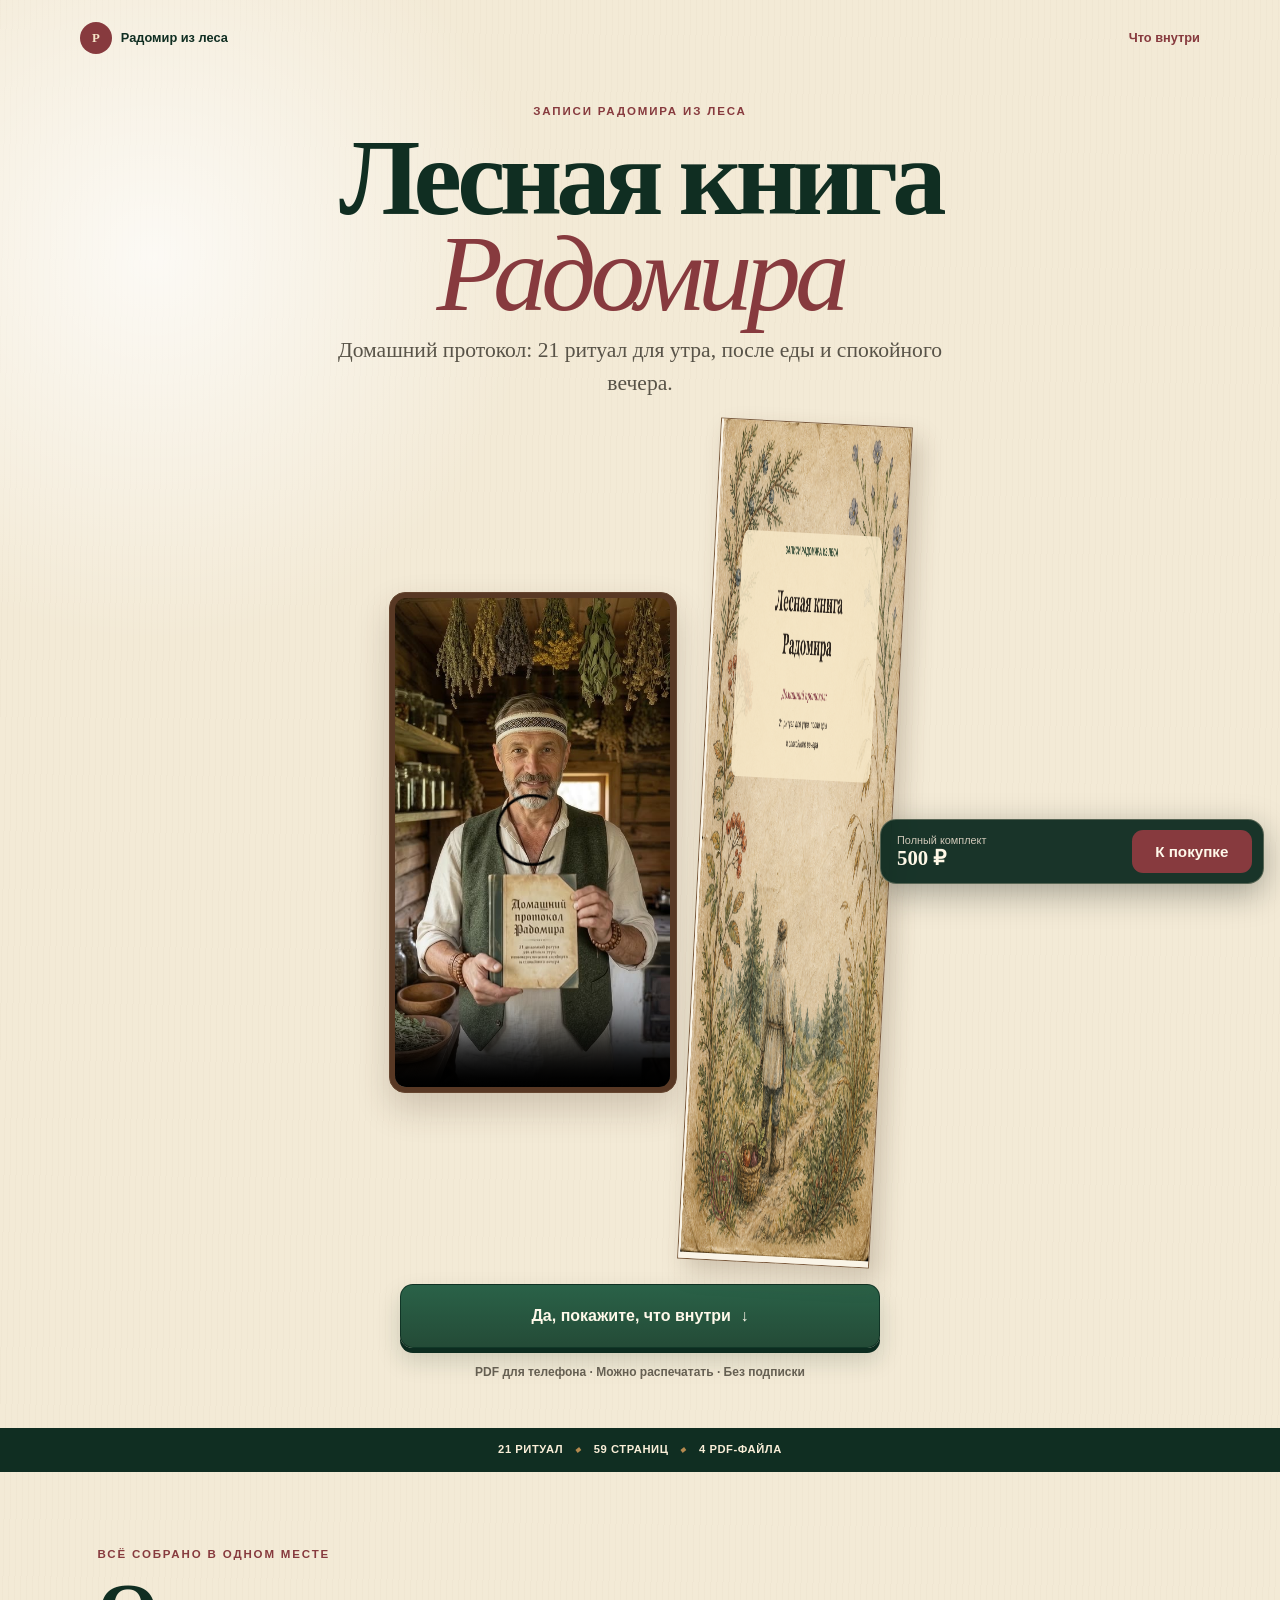
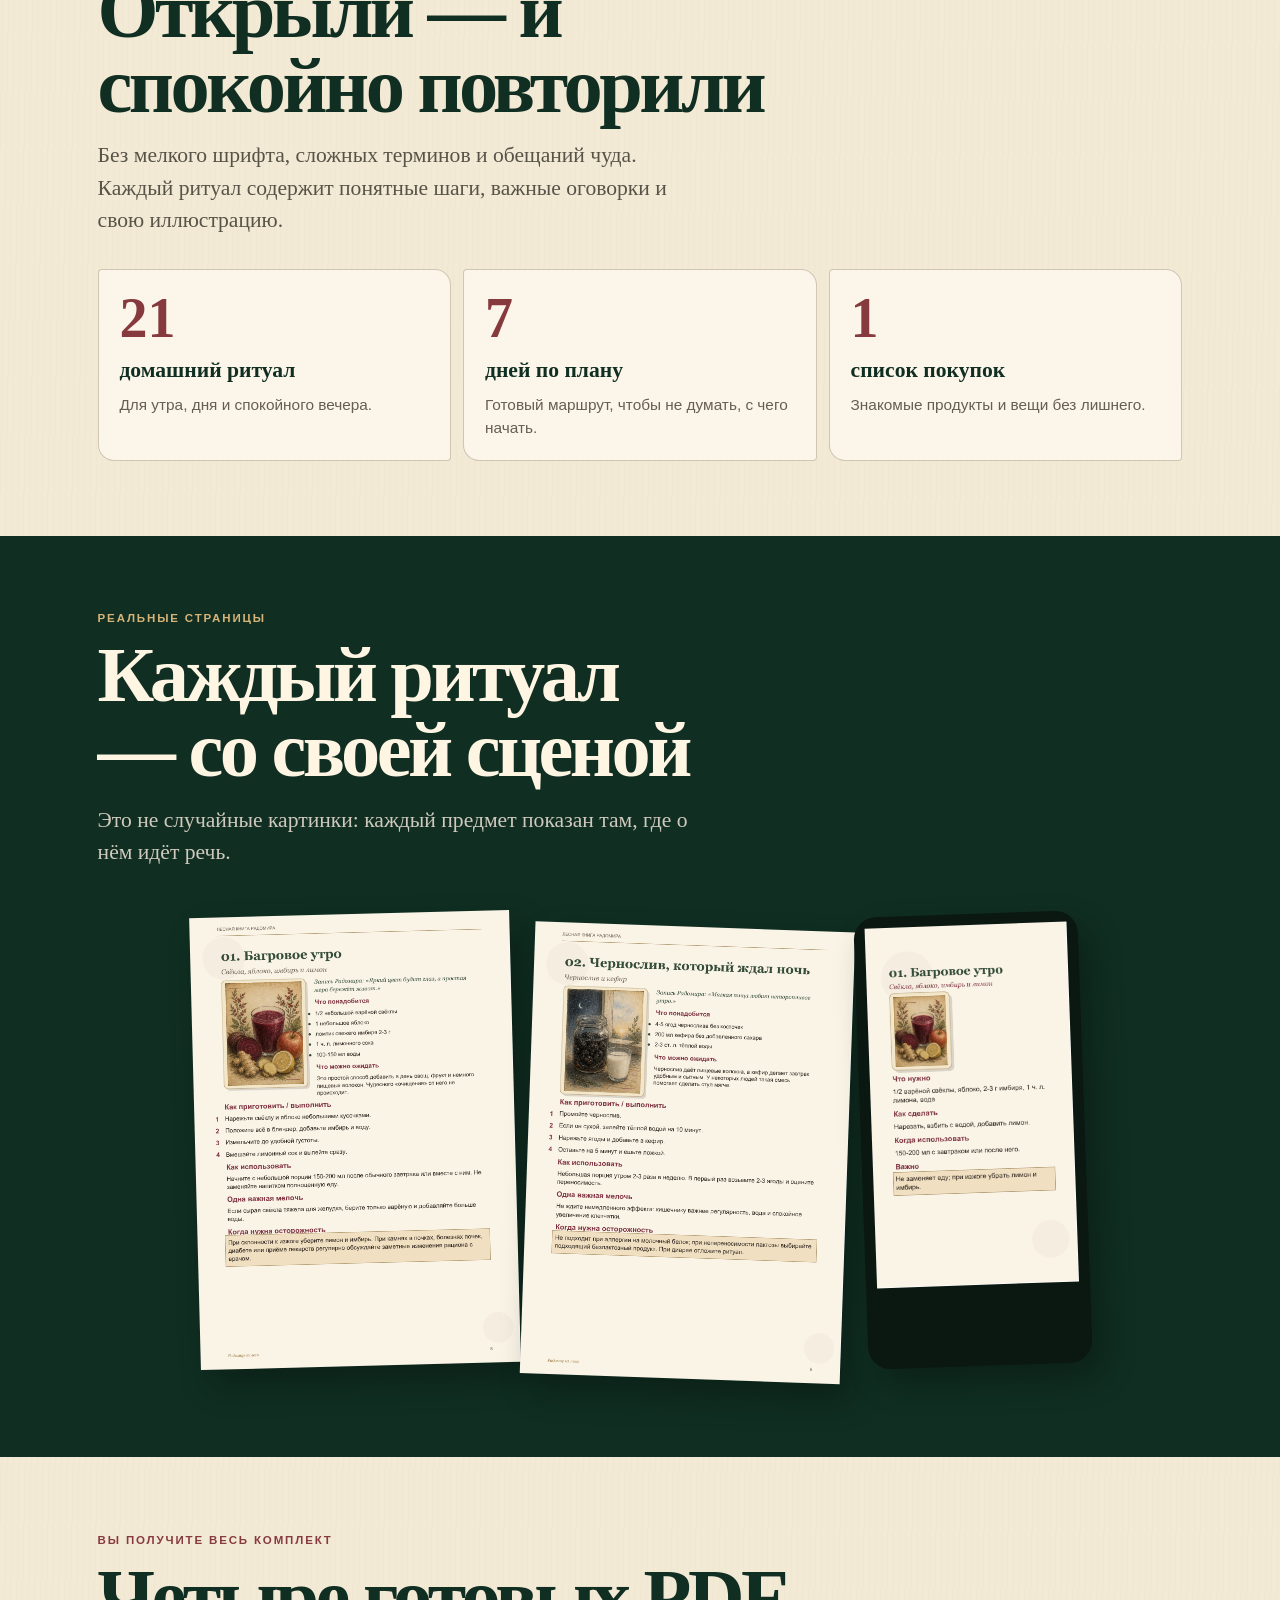
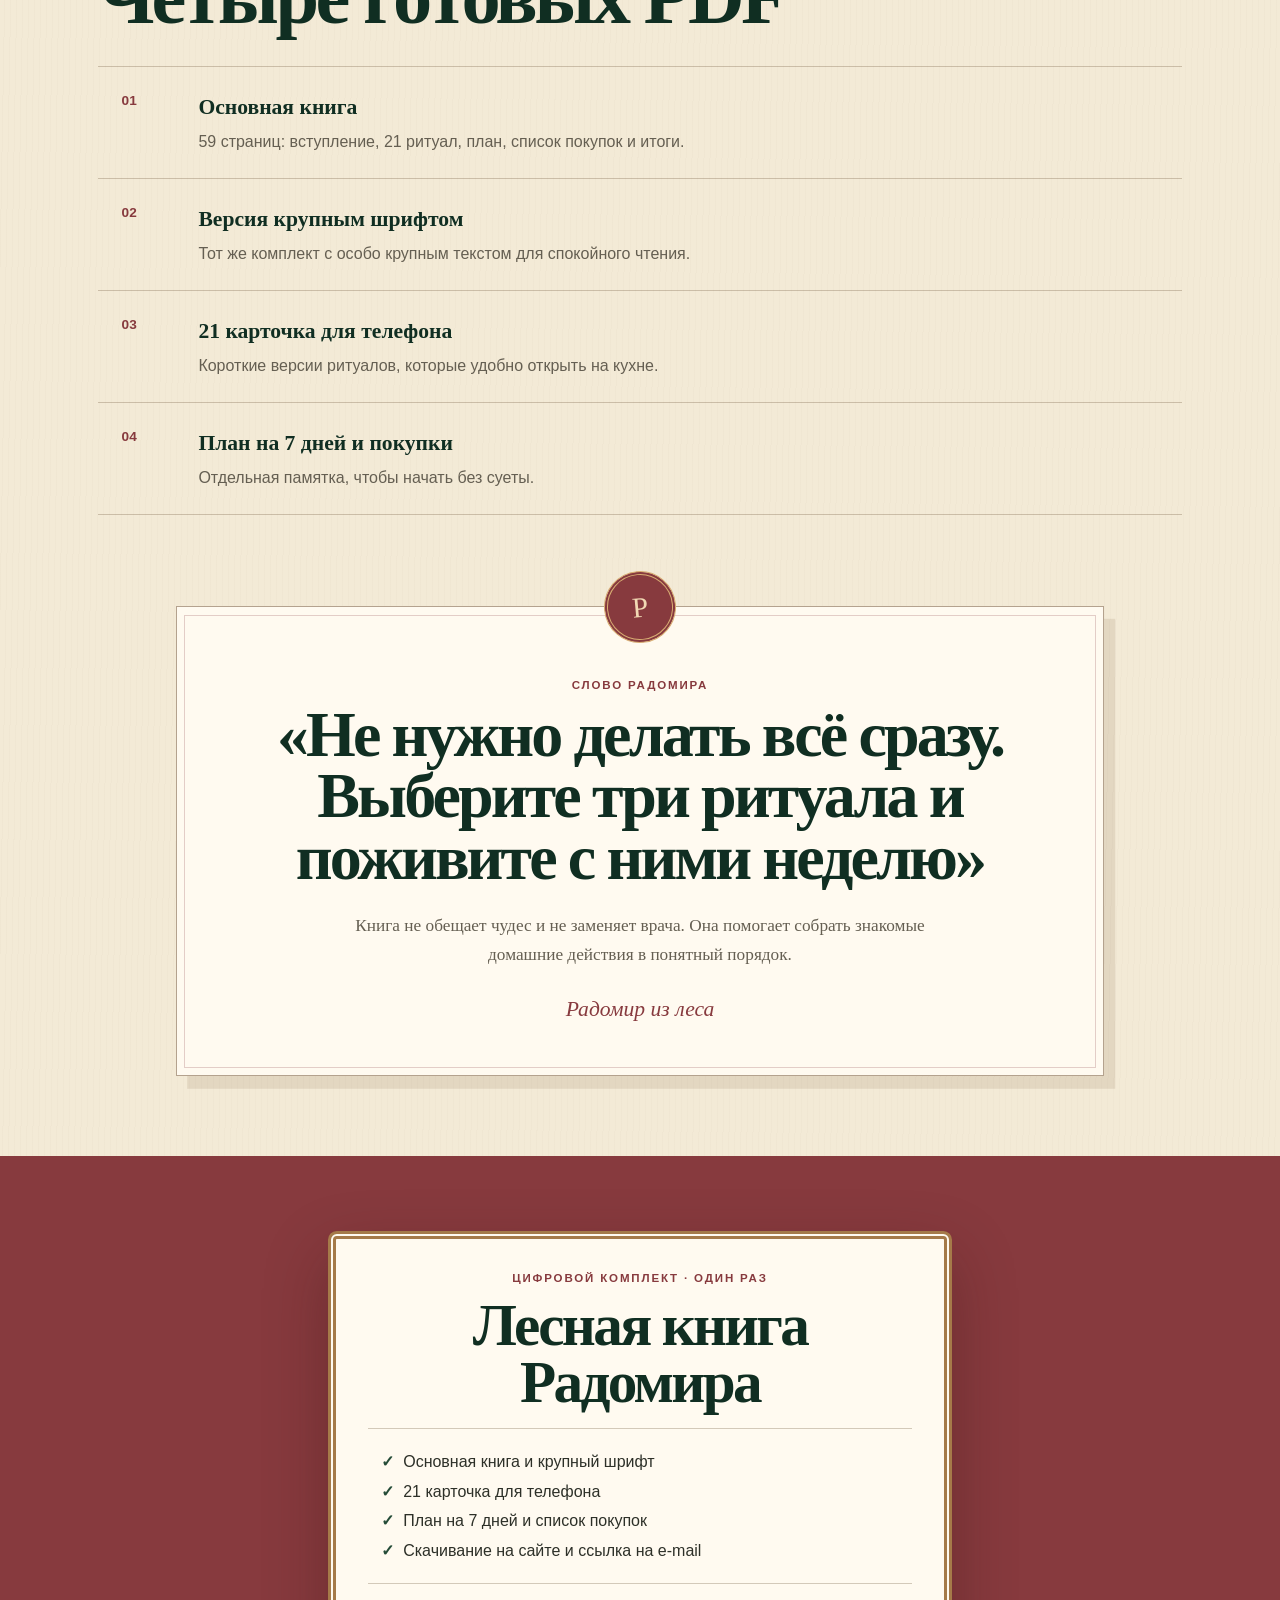
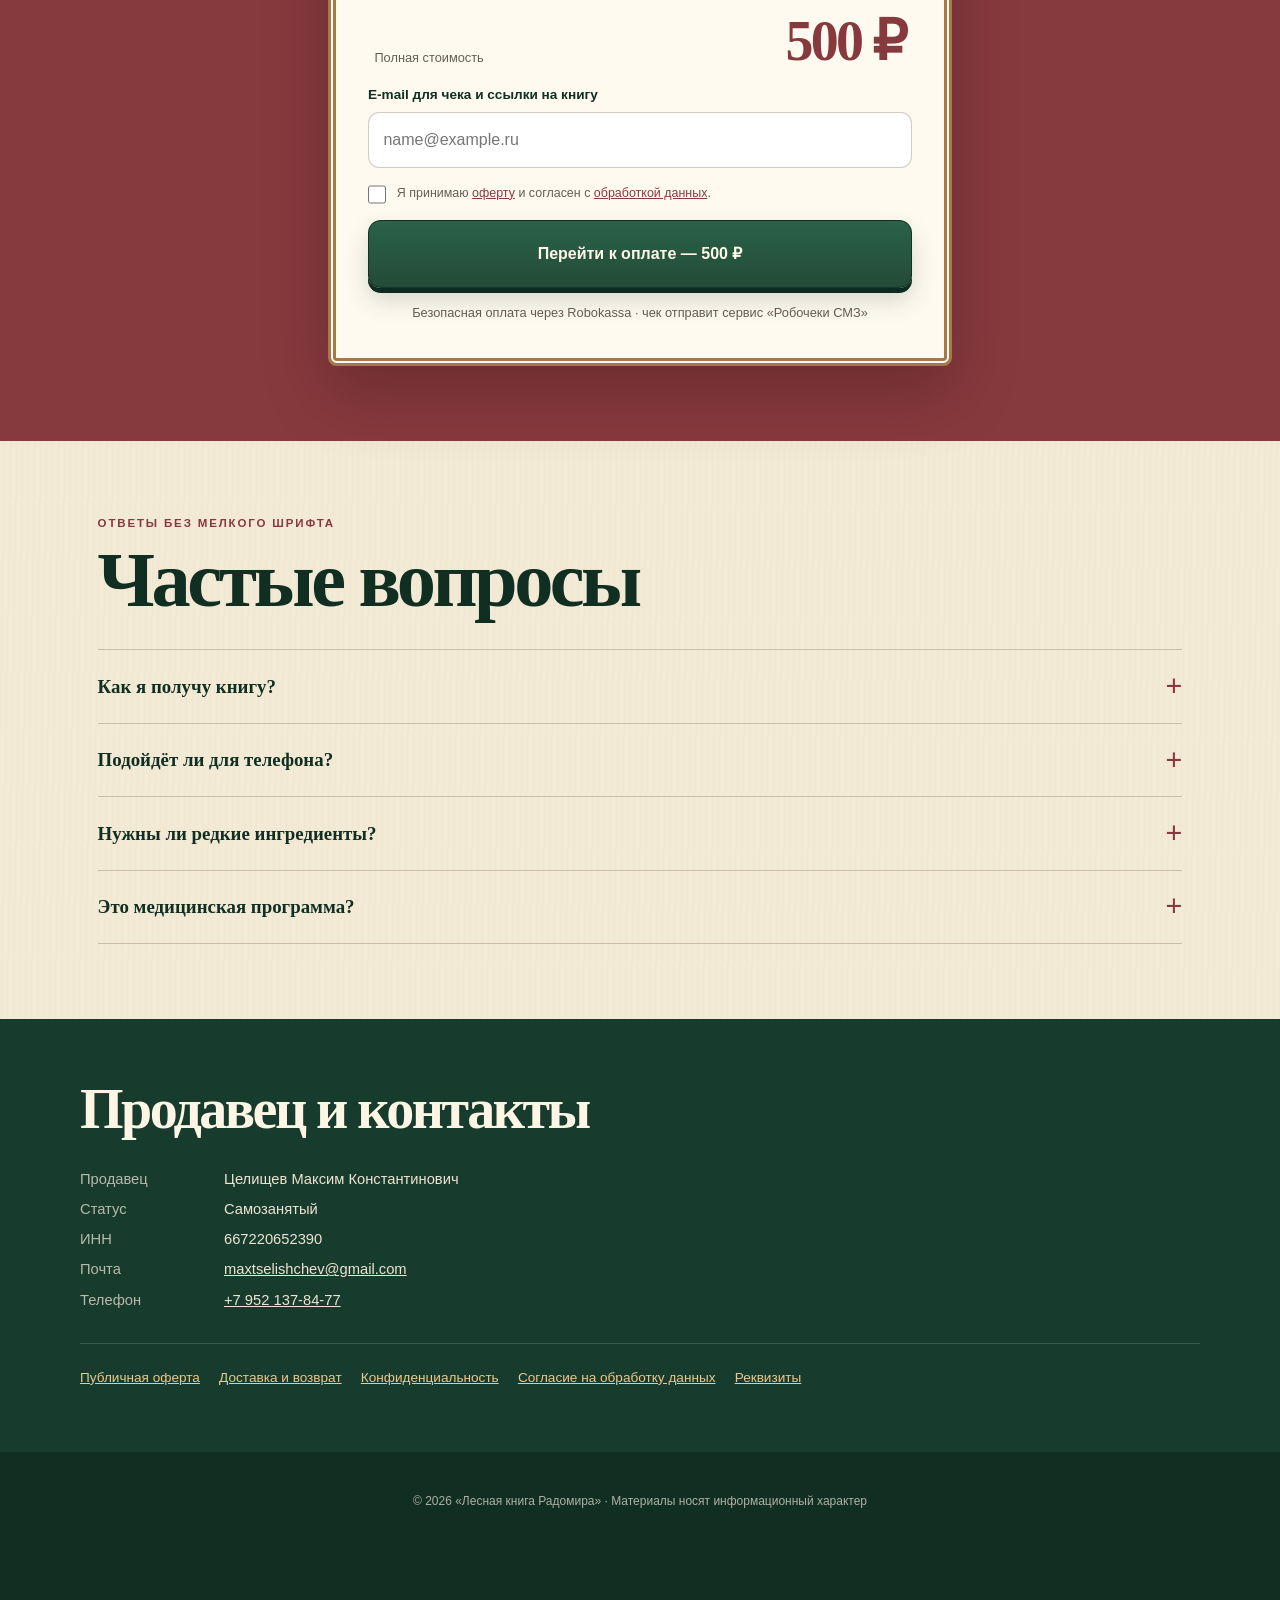
<file: index.html>
<!doctype html>
<html lang="ru">
<head>
  <meta charset="utf-8">
  <meta name="viewport" content="width=device-width,initial-scale=1">
  <meta name="theme-color" content="#173f2e">
  <meta name="robots" content="index,follow">
  <title>Лесная книга Радомира — 21 домашний ритуал</title>
  <meta name="description" content="Домашний протокол: 21 ритуал для утра, после еды и спокойного вечера. PDF, карточки и план на 7 дней.">
  <meta property="og:title" content="Лесная книга Радомира">
  <meta property="og:description" content="21 домашний ритуал и понятный план на 7 дней.">
  <meta property="og:type" content="website">
  <meta property="og:image" content="https://dom-radomira.ru/assets/cover.png">
  <link rel="canonical" href="https://dom-radomira.ru/">
  <meta http-equiv="Content-Security-Policy" content="default-src 'self'; img-src 'self'; media-src 'self'; style-src 'self'; script-src 'self'; form-action 'self' https://pay.dom-radomira.ru https://109.73.207.252 https://auth.robokassa.ru; base-uri 'self'; object-src 'none'; upgrade-insecure-requests">
  <link rel="stylesheet" href="assets/site.css?v=20260831b">
  <script defer src="assets/site.js?v=20260831b"></script>
</head>
<body>
  <header class="topbar">
    <a class="brand" href="#top"><span>Р</span> Радомир из леса</a>
    <a class="topbar__link" href="#inside">Что внутри</a>
  </header>

  <main id="top">
    <section class="hero" aria-labelledby="hero-title">
      <p class="eyebrow">Записи Радомира из леса</p>
      <h1 id="hero-title">Лесная книга <em>Радомира</em></h1>
      <p class="hero__lead">Домашний протокол: 21 ритуал для утра, после еды и спокойного вечера.</p>
      <div class="hero__media">
        <div class="video-frame"><video controls playsinline preload="metadata" poster="/assets/radomir-poster.jpg" aria-label="Видеообращение Радомира"><source src="assets/radomir.mp4" type="video/mp4"></video></div>
        <figure class="cover-card"><img src="assets/cover.png" alt="Обложка «Лесной книги Радомира»" width="595" height="842"></figure>
      </div>
      <a class="primary-button" href="#inside">Да, покажите, что внутри <span aria-hidden="true">↓</span></a>
      <p class="hero__note">PDF для телефона · Можно распечатать · Без подписки</p>
    </section>

    <section class="ribbon" aria-label="Коротко о книге"><span>21 ритуал</span><i>◆</i><span>59 страниц</span><i>◆</i><span>4 PDF-файла</span></section>

    <section class="section intro" id="inside">
      <div>
        <p class="kicker">Всё собрано в одном месте</p>
        <h2>Открыли — и спокойно повторили</h2>
        <p class="lead">Без мелкого шрифта, сложных терминов и обещаний чуда. Каждый ритуал содержит понятные шаги, важные оговорки и свою иллюстрацию.</p>
      </div>
      <div class="value-grid">
        <article><strong>21</strong><h3>домашний ритуал</h3><p>Для утра, дня и спокойного вечера.</p></article>
        <article><strong>7</strong><h3>дней по плану</h3><p>Готовый маршрут, чтобы не думать, с чего начать.</p></article>
        <article><strong>1</strong><h3>список покупок</h3><p>Знакомые продукты и вещи без лишнего.</p></article>
      </div>
    </section>

    <section class="pages" aria-labelledby="pages-title">
      <div class="section pages__inner">
        <p class="kicker">Реальные страницы</p>
        <h2 id="pages-title">Каждый ритуал — со своей сценой</h2>
        <p class="lead">Это не случайные картинки: каждый предмет показан там, где о нём идёт речь.</p>
        <div class="page-gallery">
          <figure><img src="assets/page-bagrovoe-utro.png" alt="Страница ритуала «Багровое утро»" loading="lazy"></figure>
          <figure><img src="assets/page-chernosliv.png" alt="Страница ритуала «Чернослив, который ждал ночь»" loading="lazy"></figure>
          <figure class="phone-preview"><img src="assets/card-bagrovoe-utro.png" alt="Карточка «Багровое утро» для телефона" loading="lazy"></figure>
        </div>
      </div>
    </section>

    <section class="section kit" aria-labelledby="kit-title">
      <p class="kicker">Вы получите весь комплект</p>
      <h2 id="kit-title">Четыре готовых PDF</h2>
      <div class="kit-list">
        <article><span>01</span><div><h3>Основная книга</h3><p>59 страниц: вступление, 21 ритуал, план, список покупок и итоги.</p></div></article>
        <article><span>02</span><div><h3>Версия крупным шрифтом</h3><p>Тот же комплект с особо крупным текстом для спокойного чтения.</p></div></article>
        <article><span>03</span><div><h3>21 карточка для телефона</h3><p>Короткие версии ритуалов, которые удобно открыть на кухне.</p></div></article>
        <article><span>04</span><div><h3>План на 7 дней и покупки</h3><p>Отдельная памятка, чтобы начать без суеты.</p></div></article>
      </div>
    </section>

    <section class="letter" aria-labelledby="letter-title">
      <div class="seal" aria-hidden="true">Р</div>
      <p class="kicker">Слово Радомира</p>
      <h2 id="letter-title">«Не нужно делать всё сразу. Выберите три ритуала и поживите с ними неделю»</h2>
      <p>Книга не обещает чудес и не заменяет врача. Она помогает собрать знакомые домашние действия в понятный порядок.</p>
      <span>Радомир из леса</span>
    </section>

    <section class="offer" id="buy" aria-labelledby="offer-title">
      <div class="offer-card">
        <p class="kicker">Цифровой комплект · один раз</p>
        <h2 id="offer-title">Лесная книга Радомира</h2>
        <ul><li>Основная книга и крупный шрифт</li><li>21 карточка для телефона</li><li>План на 7 дней и список покупок</li><li>Скачивание на сайте и ссылка на e-mail</li></ul>
        <div class="price"><small>Полная стоимость</small><strong>500 ₽</strong></div>
        <form class="checkout-form" method="post" action="https://pay.dom-radomira.ru/payment/create">
          <label for="checkout-email">E-mail для чека и ссылки на книгу</label>
          <input id="checkout-email" name="email" type="email" inputmode="email" autocomplete="email" autocapitalize="none" placeholder="name@example.ru" required maxlength="254">
          <label class="checkout-consent">
            <input name="consent" type="checkbox" value="1" required>
            <span>Я принимаю <a href="legal/offer.html">оферту</a> и согласен с <a href="legal/privacy.html">обработкой данных</a>.</span>
          </label>
          <button class="buy-button" type="submit">Перейти к оплате — 500 ₽</button>
        </form>
        <p class="payment-note">Безопасная оплата через Robokassa · чек отправит сервис «Робочеки СМЗ»</p>
      </div>
    </section>

    <section class="section faq" aria-labelledby="faq-title">
      <p class="kicker">Ответы без мелкого шрифта</p><h2 id="faq-title">Частые вопросы</h2>
      <div class="faq-list">
        <details><summary>Как я получу книгу?<span>+</span></summary><p>После оплаты откроется страница скачивания. Ссылка также придёт на указанную почту.</p></details>
        <details><summary>Подойдёт ли для телефона?<span>+</span></summary><p>Да. В комплекте есть 21 отдельная карточка, а также версия книги с крупным шрифтом.</p></details>
        <details><summary>Нужны ли редкие ингредиенты?<span>+</span></summary><p>Нет. В основе — простые продукты и бытовые вещи. Всё нужное собрано в один список.</p></details>
        <details><summary>Это медицинская программа?<span>+</span></summary><p>Нет. Материалы носят информационный бытовой характер и не заменяют врача, диагностику или лечение.</p></details>
      </div>
    </section>

    <section class="seller" id="seller">
      <h2>Продавец и контакты</h2>
      <dl><dt>Продавец</dt><dd>Целищев Максим Константинович</dd><dt>Статус</dt><dd>Самозанятый</dd><dt>ИНН</dt><dd>667220652390</dd><dt>Почта</dt><dd><a href="mailto:maxtselishchev@gmail.com">maxtselishchev@gmail.com</a></dd><dt>Телефон</dt><dd><a href="tel:+79521378477">+7 952 137-84-77</a></dd></dl>
      <nav aria-label="Документы магазина"><a href="legal/offer.html">Публичная оферта</a><a href="legal/delivery-refund.html">Доставка и возврат</a><a href="legal/privacy.html">Конфиденциальность</a><a href="legal/consent.html">Согласие на обработку данных</a><a href="legal/contacts.html">Реквизиты</a></nav>
    </section>
  </main>

  <footer>© 2026 «Лесная книга Радомира» · Материалы носят информационный характер</footer>
  <div class="sticky-buy" aria-label="Быстрый переход к покупке"><div><span>Полный комплект</span><strong>500 ₽</strong></div><a href="#buy">К покупке</a></div>
</body>
</html>
</file>
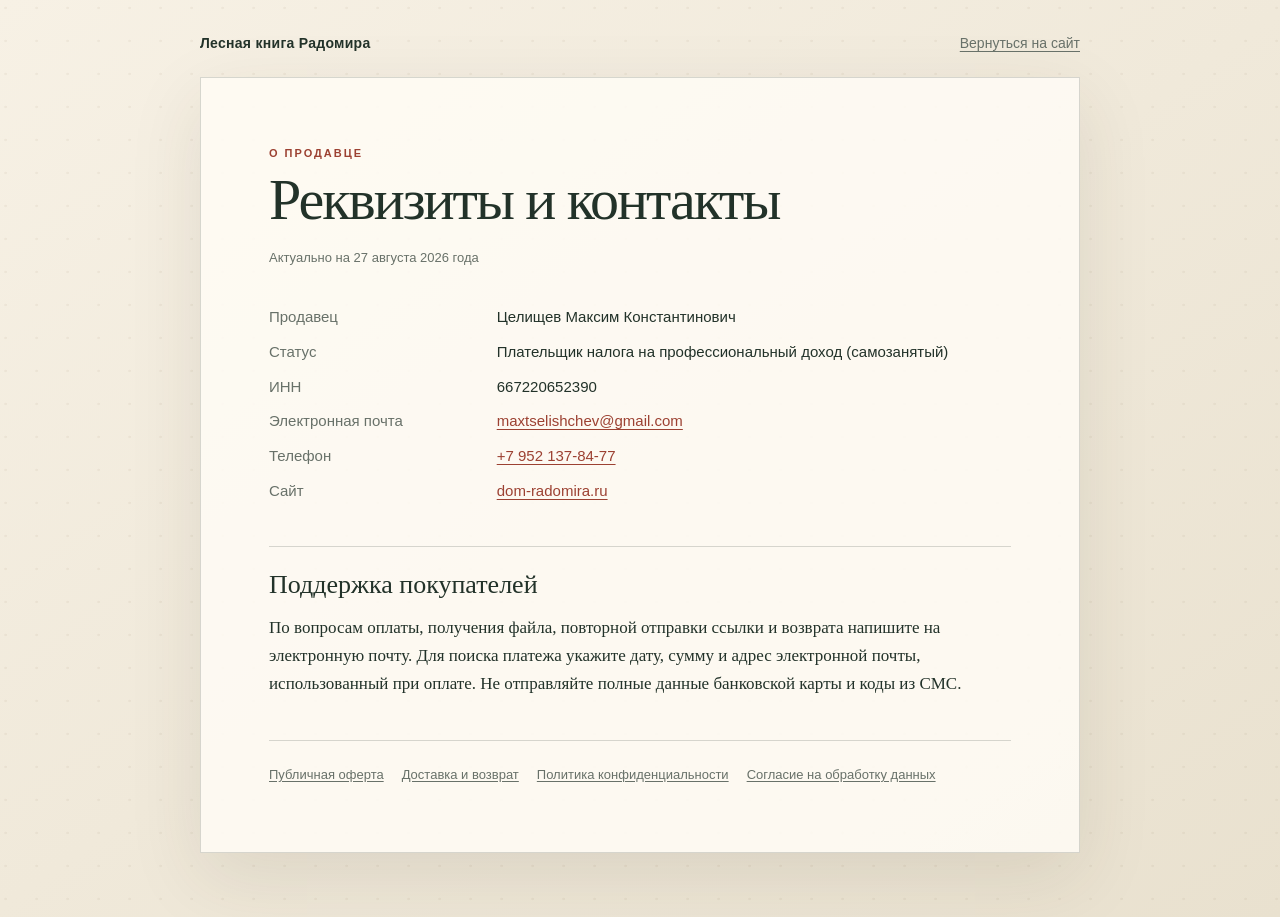
<file: legal/contacts.html>
<!doctype html>
<html lang="ru">
  <head>
    <meta charset="utf-8" />
    <meta name="viewport" content="width=device-width, initial-scale=1" />
    <meta name="robots" content="index, follow" />
    <title>Реквизиты и контакты — Лесная книга Радомира</title>
    <link rel="stylesheet" href="legal.css" />
  </head>
  <body>
    <main class="shell">
      <header class="topbar"><strong>Лесная книга Радомира</strong><a href="../">Вернуться на сайт</a></header>
      <article class="document">
        <p class="kicker">О продавце</p>
        <h1>Реквизиты и контакты</h1>
        <p class="updated">Актуально на 27 августа 2026 года</p>

        <dl class="details">
          <dt>Продавец</dt><dd>Целищев Максим Константинович</dd>
          <dt>Статус</dt><dd>Плательщик налога на профессиональный доход (самозанятый)</dd>
          <dt>ИНН</dt><dd>667220652390</dd>
          <dt>Электронная почта</dt><dd><a href="mailto:maxtselishchev@gmail.com">maxtselishchev@gmail.com</a></dd>
          <dt>Телефон</dt><dd><a href="tel:+79521378477">+7 952 137-84-77</a></dd>
          <dt>Сайт</dt><dd><a href="https://dom-radomira.ru">dom-radomira.ru</a></dd>
        </dl>

        <h2>Поддержка покупателей</h2>
        <p>
          По вопросам оплаты, получения файла, повторной отправки ссылки и возврата напишите на электронную почту. Для поиска платежа укажите дату, сумму и адрес электронной почты, использованный при оплате. Не отправляйте полные данные банковской карты и коды из СМС.
        </p>

        <nav class="legal-nav" aria-label="Юридические документы">
          <a href="offer.html">Публичная оферта</a>
          <a href="delivery-refund.html">Доставка и возврат</a>
          <a href="privacy.html">Политика конфиденциальности</a>
          <a href="consent.html">Согласие на обработку данных</a>
        </nav>
      </article>
    </main>
  </body>
</html>
</file>
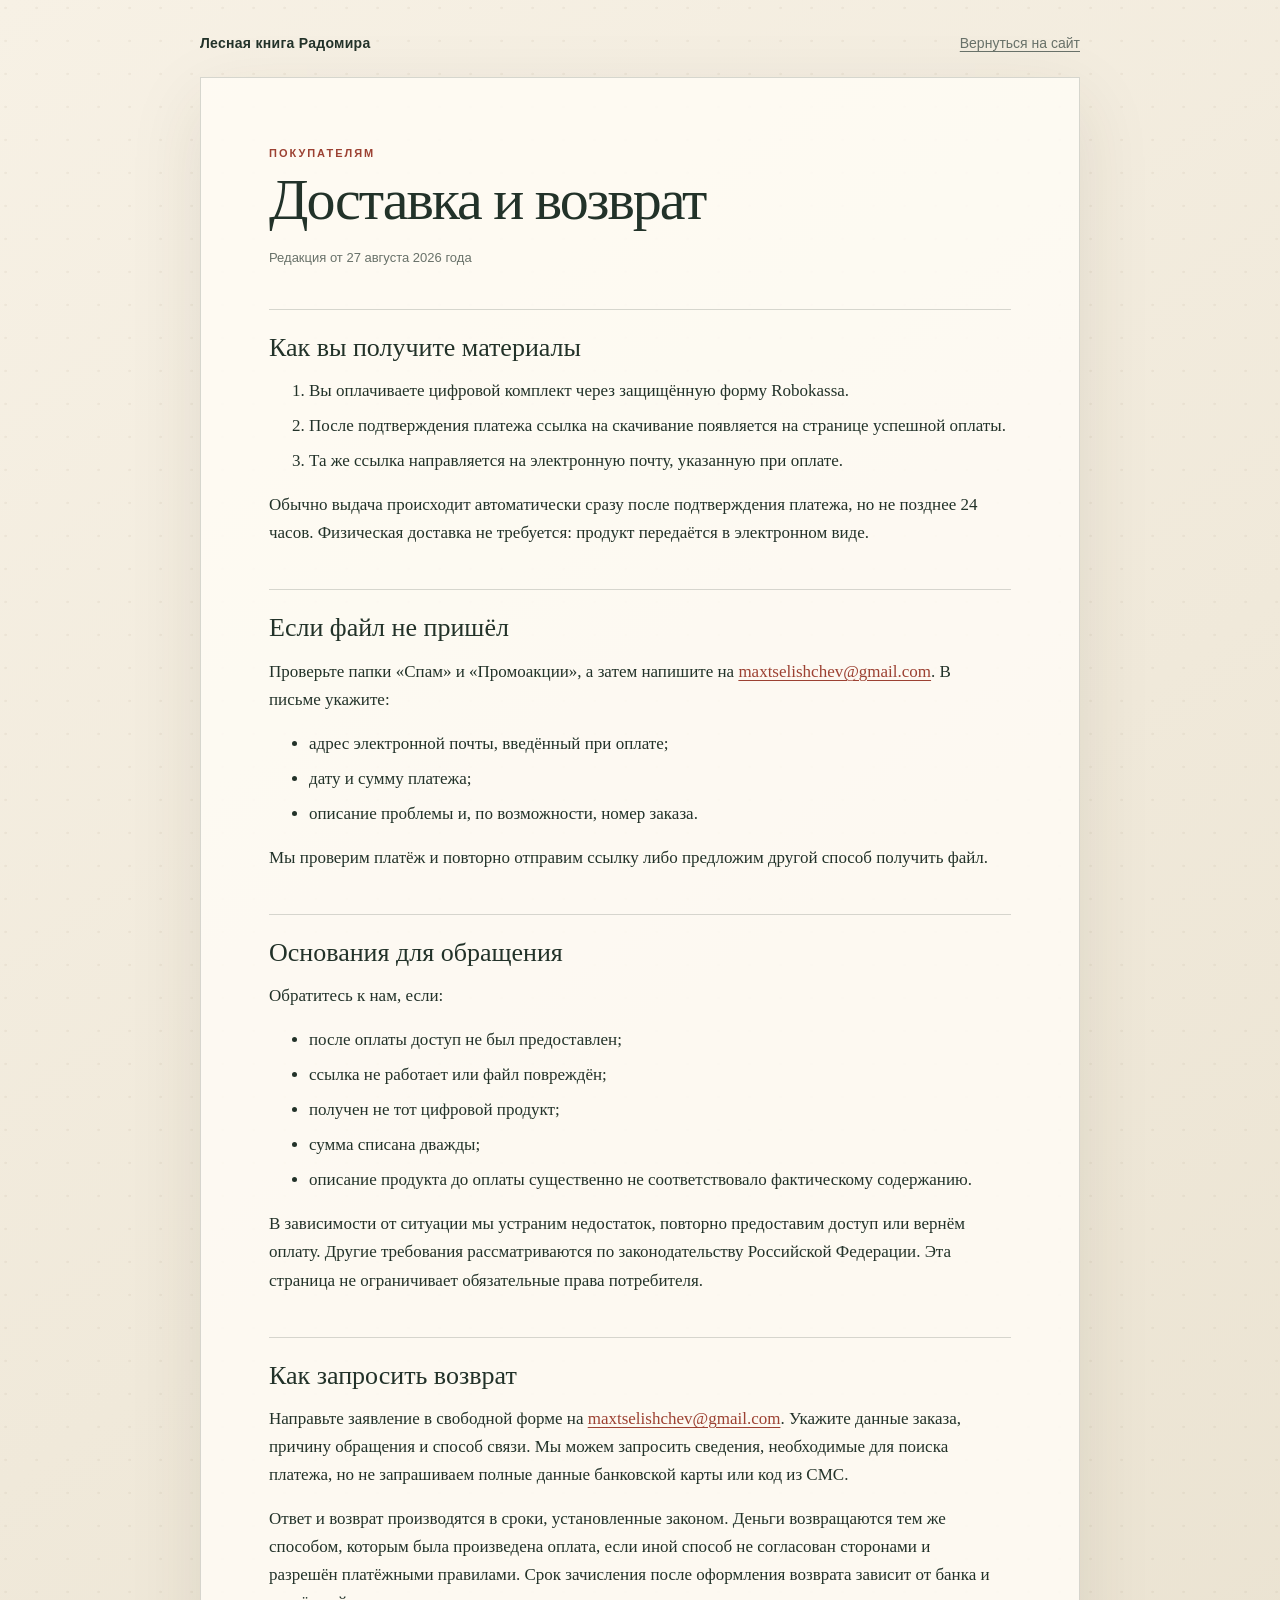
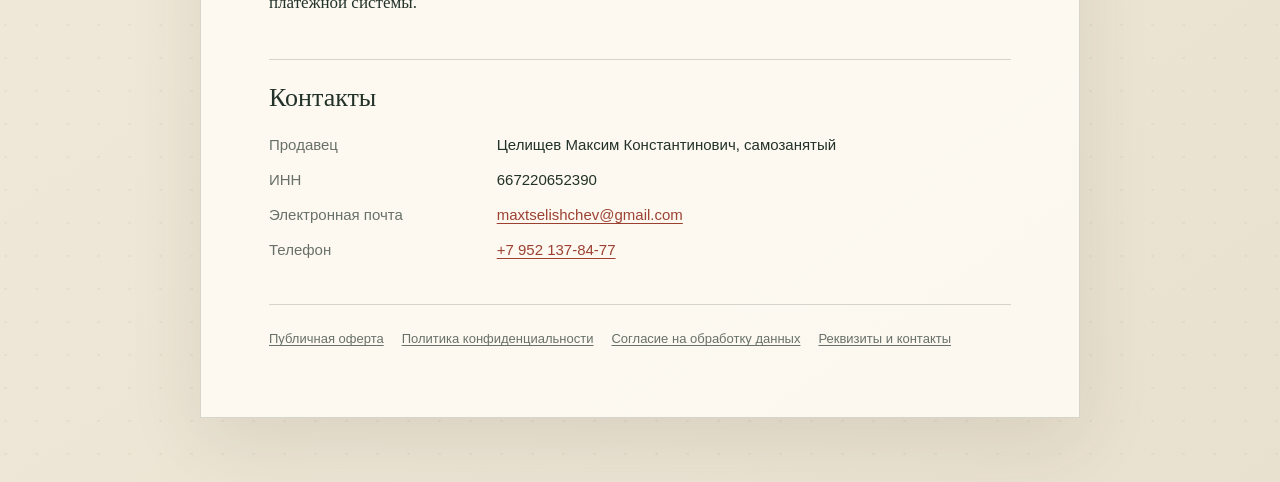
<file: legal/delivery-refund.html>
<!doctype html>
<html lang="ru">
  <head>
    <meta charset="utf-8" />
    <meta name="viewport" content="width=device-width, initial-scale=1" />
    <meta name="robots" content="index, follow" />
    <title>Доставка и возврат — Лесная книга Радомира</title>
    <link rel="stylesheet" href="legal.css" />
  </head>
  <body>
    <main class="shell">
      <header class="topbar"><strong>Лесная книга Радомира</strong><a href="../">Вернуться на сайт</a></header>
      <article class="document">
        <p class="kicker">Покупателям</p>
        <h1>Доставка и возврат</h1>
        <p class="updated">Редакция от 27 августа 2026 года</p>

        <h2>Как вы получите материалы</h2>
        <ol>
          <li>Вы оплачиваете цифровой комплект через защищённую форму Robokassa.</li>
          <li>После подтверждения платежа ссылка на скачивание появляется на странице успешной оплаты.</li>
          <li>Та же ссылка направляется на электронную почту, указанную при оплате.</li>
        </ol>
        <p>
          Обычно выдача происходит автоматически сразу после подтверждения платежа, но не позднее 24 часов. Физическая доставка не требуется: продукт передаётся в электронном виде.
        </p>

        <h2>Если файл не пришёл</h2>
        <p>Проверьте папки «Спам» и «Промоакции», а затем напишите на <a href="mailto:maxtselishchev@gmail.com">maxtselishchev@gmail.com</a>. В письме укажите:</p>
        <ul>
          <li>адрес электронной почты, введённый при оплате;</li>
          <li>дату и сумму платежа;</li>
          <li>описание проблемы и, по возможности, номер заказа.</li>
        </ul>
        <p>Мы проверим платёж и повторно отправим ссылку либо предложим другой способ получить файл.</p>

        <h2>Основания для обращения</h2>
        <p>Обратитесь к нам, если:</p>
        <ul>
          <li>после оплаты доступ не был предоставлен;</li>
          <li>ссылка не работает или файл повреждён;</li>
          <li>получен не тот цифровой продукт;</li>
          <li>сумма списана дважды;</li>
          <li>описание продукта до оплаты существенно не соответствовало фактическому содержанию.</li>
        </ul>
        <p>
          В зависимости от ситуации мы устраним недостаток, повторно предоставим доступ или вернём оплату. Другие требования рассматриваются по законодательству Российской Федерации. Эта страница не ограничивает обязательные права потребителя.
        </p>

        <h2>Как запросить возврат</h2>
        <p>
          Направьте заявление в свободной форме на <a href="mailto:maxtselishchev@gmail.com">maxtselishchev@gmail.com</a>. Укажите данные заказа, причину обращения и способ связи. Мы можем запросить сведения, необходимые для поиска платежа, но не запрашиваем полные данные банковской карты или код из СМС.
        </p>
        <p>
          Ответ и возврат производятся в сроки, установленные законом. Деньги возвращаются тем же способом, которым была произведена оплата, если иной способ не согласован сторонами и разрешён платёжными правилами. Срок зачисления после оформления возврата зависит от банка и платёжной системы.
        </p>

        <h2>Контакты</h2>
        <dl class="details">
          <dt>Продавец</dt><dd>Целищев Максим Константинович, самозанятый</dd>
          <dt>ИНН</dt><dd>667220652390</dd>
          <dt>Электронная почта</dt><dd><a href="mailto:maxtselishchev@gmail.com">maxtselishchev@gmail.com</a></dd>
          <dt>Телефон</dt><dd><a href="tel:+79521378477">+7 952 137-84-77</a></dd>
        </dl>

        <nav class="legal-nav" aria-label="Юридические документы">
          <a href="offer.html">Публичная оферта</a>
          <a href="privacy.html">Политика конфиденциальности</a>
          <a href="consent.html">Согласие на обработку данных</a>
          <a href="contacts.html">Реквизиты и контакты</a>
        </nav>
      </article>
    </main>
  </body>
</html>
</file>
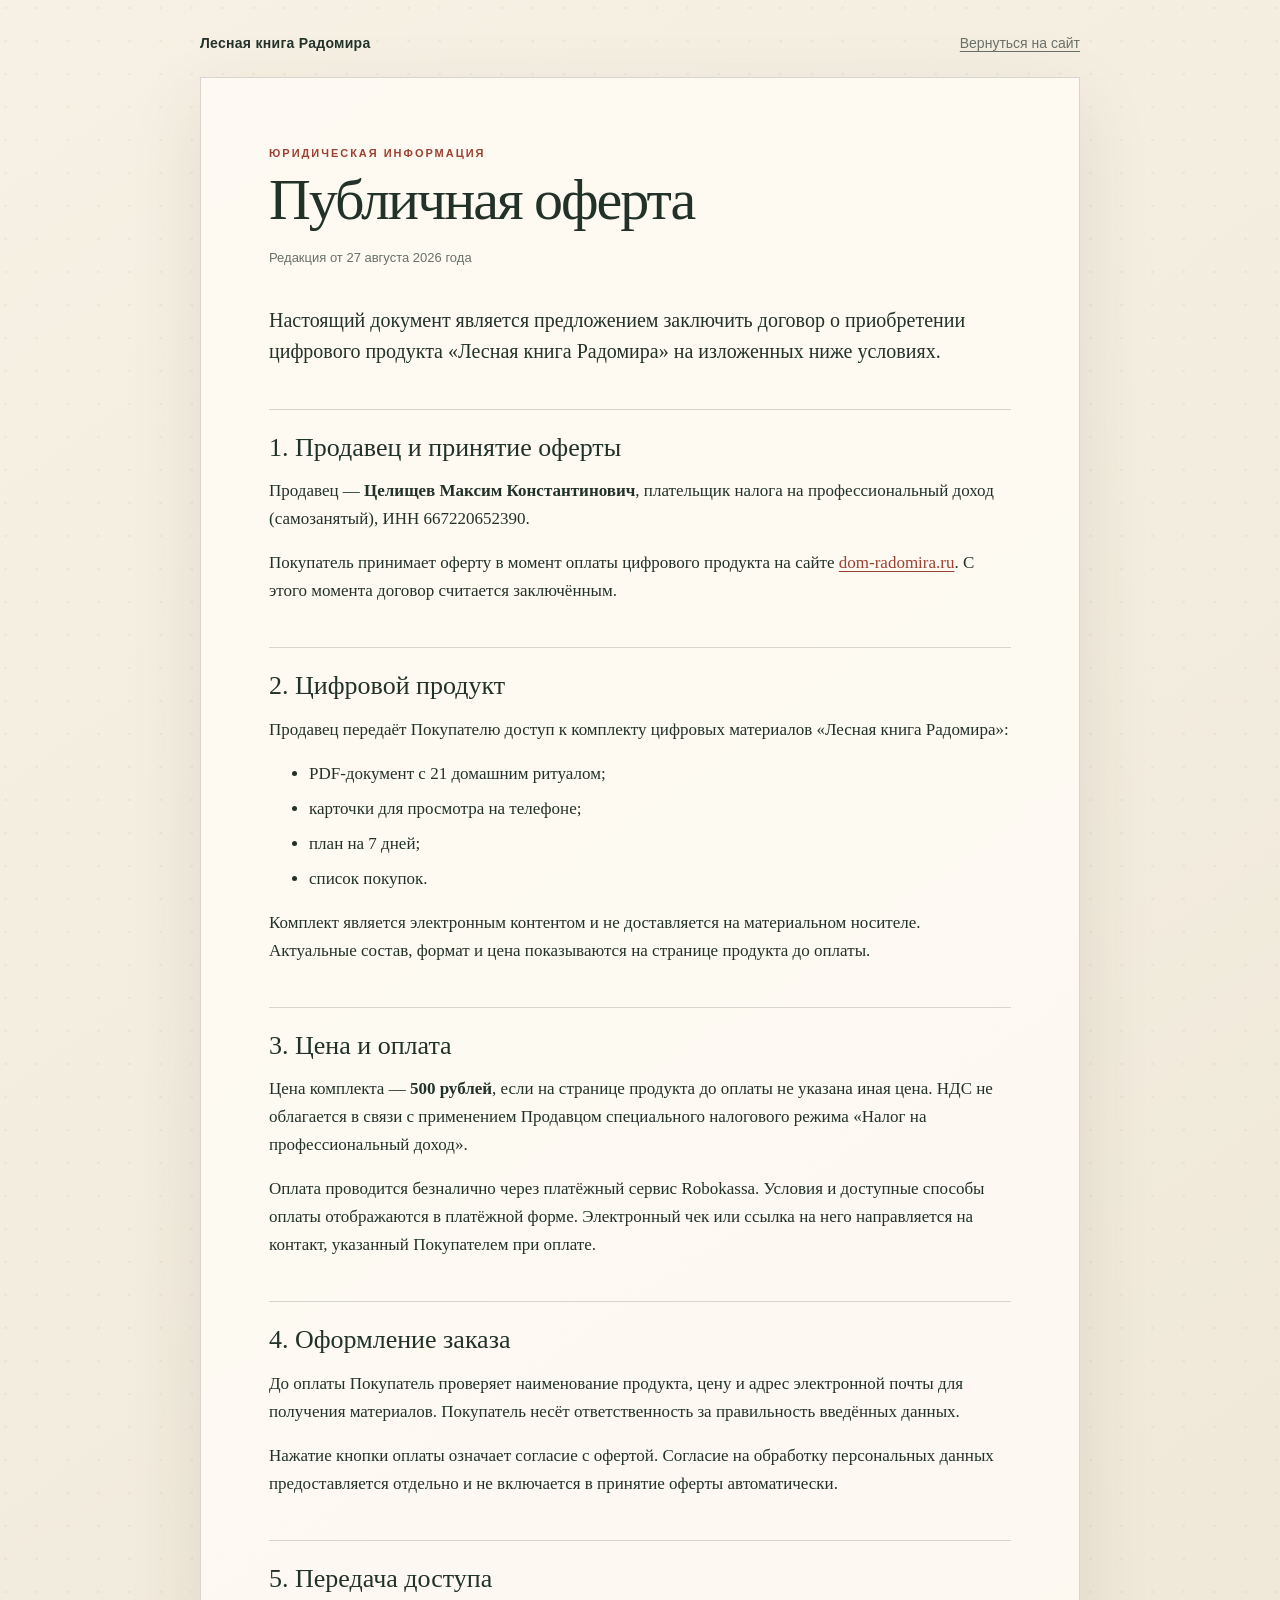
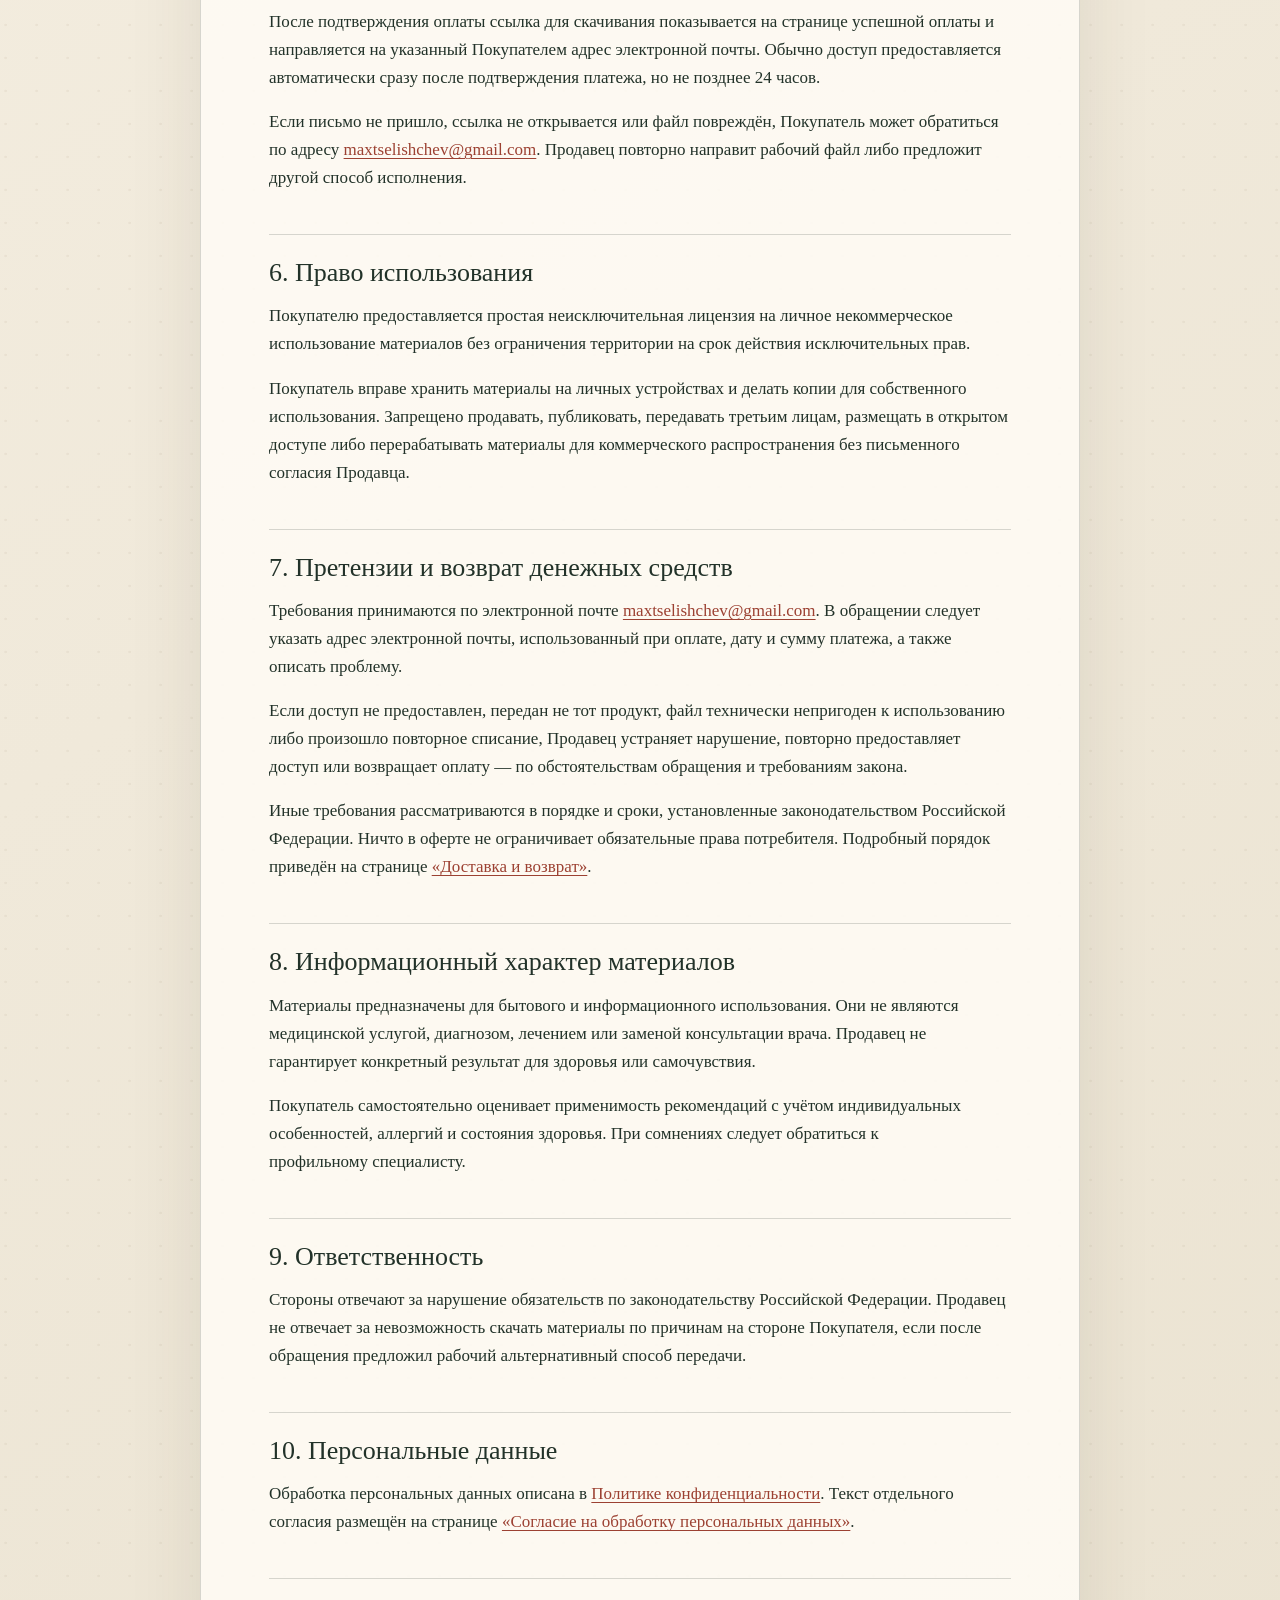
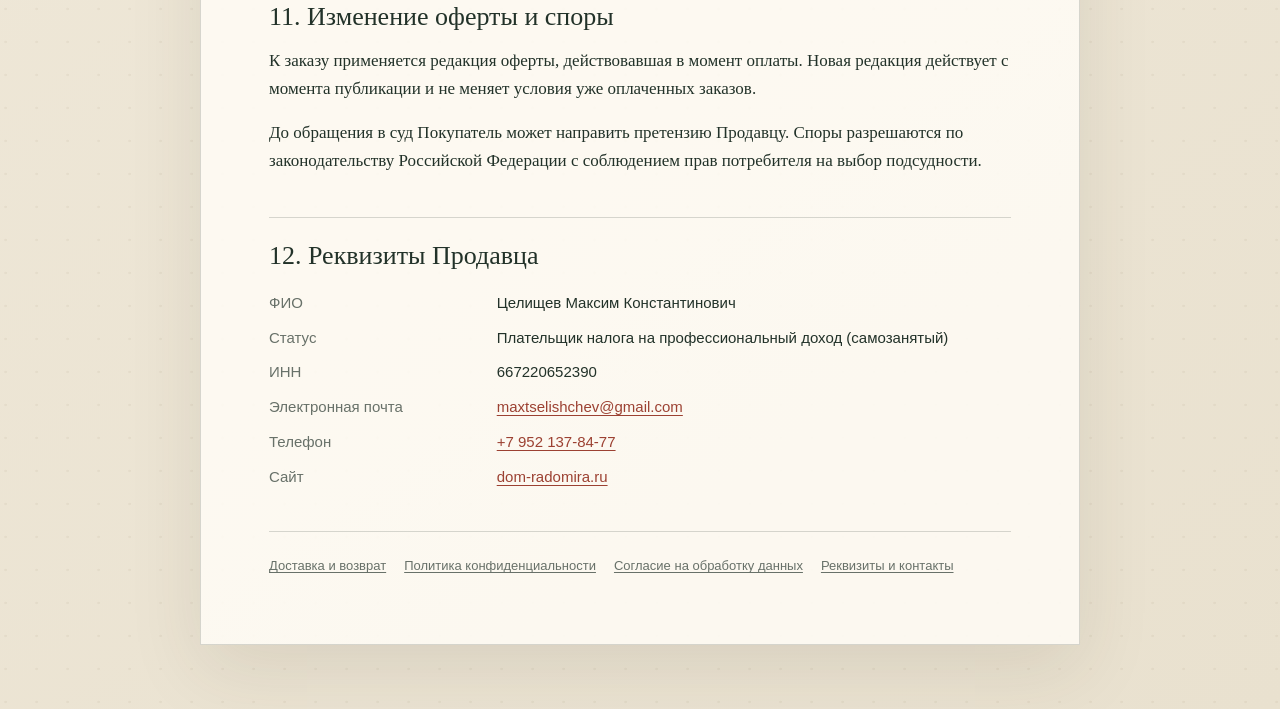
<file: legal/offer.html>
<!doctype html>
<html lang="ru">
  <head>
    <meta charset="utf-8" />
    <meta name="viewport" content="width=device-width, initial-scale=1" />
    <meta name="robots" content="index, follow" />
    <title>Публичная оферта — Лесная книга Радомира</title>
    <link rel="stylesheet" href="legal.css" />
  </head>
  <body>
    <main class="shell">
      <header class="topbar">
        <strong>Лесная книга Радомира</strong>
        <a href="../">Вернуться на сайт</a>
      </header>

      <article class="document">
        <p class="kicker">Юридическая информация</p>
        <h1>Публичная оферта</h1>
        <p class="updated">Редакция от 27 августа 2026 года</p>

        <p class="lead">
          Настоящий документ является предложением заключить договор о приобретении цифрового продукта «Лесная книга Радомира» на изложенных ниже условиях.
        </p>

        <h2>1. Продавец и принятие оферты</h2>
        <p>
          Продавец — <strong>Целищев Максим Константинович</strong>, плательщик налога на профессиональный доход (самозанятый), ИНН 667220652390.
        </p>
        <p>
          Покупатель принимает оферту в момент оплаты цифрового продукта на сайте <a href="https://dom-radomira.ru">dom-radomira.ru</a>. С этого момента договор считается заключённым.
        </p>

        <h2>2. Цифровой продукт</h2>
        <p>Продавец передаёт Покупателю доступ к комплекту цифровых материалов «Лесная книга Радомира»:</p>
        <ul>
          <li>PDF-документ с 21 домашним ритуалом;</li>
          <li>карточки для просмотра на телефоне;</li>
          <li>план на 7 дней;</li>
          <li>список покупок.</li>
        </ul>
        <p>
          Комплект является электронным контентом и не доставляется на материальном носителе. Актуальные состав, формат и цена показываются на странице продукта до оплаты.
        </p>

        <h2>3. Цена и оплата</h2>
        <p>
          Цена комплекта — <strong>500 рублей</strong>, если на странице продукта до оплаты не указана иная цена. НДС не облагается в связи с применением Продавцом специального налогового режима «Налог на профессиональный доход».
        </p>
        <p>
          Оплата проводится безналично через платёжный сервис Robokassa. Условия и доступные способы оплаты отображаются в платёжной форме. Электронный чек или ссылка на него направляется на контакт, указанный Покупателем при оплате.
        </p>

        <h2>4. Оформление заказа</h2>
        <p>
          До оплаты Покупатель проверяет наименование продукта, цену и адрес электронной почты для получения материалов. Покупатель несёт ответственность за правильность введённых данных.
        </p>
        <p>
          Нажатие кнопки оплаты означает согласие с офертой. Согласие на обработку персональных данных предоставляется отдельно и не включается в принятие оферты автоматически.
        </p>

        <h2>5. Передача доступа</h2>
        <p>
          После подтверждения оплаты ссылка для скачивания показывается на странице успешной оплаты и направляется на указанный Покупателем адрес электронной почты. Обычно доступ предоставляется автоматически сразу после подтверждения платежа, но не позднее 24 часов.
        </p>
        <p>
          Если письмо не пришло, ссылка не открывается или файл повреждён, Покупатель может обратиться по адресу <a href="mailto:maxtselishchev@gmail.com">maxtselishchev@gmail.com</a>. Продавец повторно направит рабочий файл либо предложит другой способ исполнения.
        </p>

        <h2>6. Право использования</h2>
        <p>
          Покупателю предоставляется простая неисключительная лицензия на личное некоммерческое использование материалов без ограничения территории на срок действия исключительных прав.
        </p>
        <p>
          Покупатель вправе хранить материалы на личных устройствах и делать копии для собственного использования. Запрещено продавать, публиковать, передавать третьим лицам, размещать в открытом доступе либо перерабатывать материалы для коммерческого распространения без письменного согласия Продавца.
        </p>

        <h2>7. Претензии и возврат денежных средств</h2>
        <p>
          Требования принимаются по электронной почте <a href="mailto:maxtselishchev@gmail.com">maxtselishchev@gmail.com</a>. В обращении следует указать адрес электронной почты, использованный при оплате, дату и сумму платежа, а также описать проблему.
        </p>
        <p>
          Если доступ не предоставлен, передан не тот продукт, файл технически непригоден к использованию либо произошло повторное списание, Продавец устраняет нарушение, повторно предоставляет доступ или возвращает оплату — по обстоятельствам обращения и требованиям закона.
        </p>
        <p>
          Иные требования рассматриваются в порядке и сроки, установленные законодательством Российской Федерации. Ничто в оферте не ограничивает обязательные права потребителя. Подробный порядок приведён на странице <a href="delivery-refund.html">«Доставка и возврат»</a>.
        </p>

        <h2>8. Информационный характер материалов</h2>
        <p>
          Материалы предназначены для бытового и информационного использования. Они не являются медицинской услугой, диагнозом, лечением или заменой консультации врача. Продавец не гарантирует конкретный результат для здоровья или самочувствия.
        </p>
        <p>
          Покупатель самостоятельно оценивает применимость рекомендаций с учётом индивидуальных особенностей, аллергий и состояния здоровья. При сомнениях следует обратиться к профильному специалисту.
        </p>

        <h2>9. Ответственность</h2>
        <p>
          Стороны отвечают за нарушение обязательств по законодательству Российской Федерации. Продавец не отвечает за невозможность скачать материалы по причинам на стороне Покупателя, если после обращения предложил рабочий альтернативный способ передачи.
        </p>

        <h2>10. Персональные данные</h2>
        <p>
          Обработка персональных данных описана в <a href="privacy.html">Политике конфиденциальности</a>. Текст отдельного согласия размещён на странице <a href="consent.html">«Согласие на обработку персональных данных»</a>.
        </p>

        <h2>11. Изменение оферты и споры</h2>
        <p>
          К заказу применяется редакция оферты, действовавшая в момент оплаты. Новая редакция действует с момента публикации и не меняет условия уже оплаченных заказов.
        </p>
        <p>
          До обращения в суд Покупатель может направить претензию Продавцу. Споры разрешаются по законодательству Российской Федерации с соблюдением прав потребителя на выбор подсудности.
        </p>

        <h2>12. Реквизиты Продавца</h2>
        <dl class="details">
          <dt>ФИО</dt><dd>Целищев Максим Константинович</dd>
          <dt>Статус</dt><dd>Плательщик налога на профессиональный доход (самозанятый)</dd>
          <dt>ИНН</dt><dd>667220652390</dd>
          <dt>Электронная почта</dt><dd><a href="mailto:maxtselishchev@gmail.com">maxtselishchev@gmail.com</a></dd>
          <dt>Телефон</dt><dd><a href="tel:+79521378477">+7 952 137-84-77</a></dd>
          <dt>Сайт</dt><dd><a href="https://dom-radomira.ru">dom-radomira.ru</a></dd>
        </dl>

        <nav class="legal-nav" aria-label="Юридические документы">
          <a href="delivery-refund.html">Доставка и возврат</a>
          <a href="privacy.html">Политика конфиденциальности</a>
          <a href="consent.html">Согласие на обработку данных</a>
          <a href="contacts.html">Реквизиты и контакты</a>
        </nav>
      </article>
    </main>
  </body>
</html>
</file>
<file: assets/site.css>
:root{--paper:#f3ead6;--paper-light:#fffaf0;--ink:#2d3028;--muted:#655f52;--forest:#244b37;--forest-dark:#102e22;--wine:#873a3e;--gold:#b58a4f;--line:rgba(99,73,45,.28)}
*{box-sizing:border-box}html{scroll-behavior:smooth}body{margin:0;color:var(--ink);background:radial-gradient(circle at 12% 4%,rgba(255,255,255,.75),transparent 24rem),repeating-linear-gradient(91deg,rgba(89,59,31,.018) 0 1px,transparent 1px 6px),var(--paper);font:17px/1.55 Georgia,"Times New Roman",serif}body:before{content:"";position:fixed;inset:0;z-index:50;pointer-events:none;opacity:.18;background-image:url("data:image/svg+xml,%3Csvg viewBox='0 0 160 160' xmlns='http://www.w3.org/2000/svg'%3E%3Cfilter id='n'%3E%3CfeTurbulence type='fractalNoise' baseFrequency='.8' numOctaves='2' stitchTiles='stitch'/%3E%3C/filter%3E%3Crect width='100%25' height='100%25' filter='url(%23n)' opacity='.08'/%3E%3C/svg%3E")}a{color:inherit}img,video{max-width:100%}h1,h2,h3,p{margin-top:0}button,a{-webkit-tap-highlight-color:transparent}
.topbar{position:absolute;top:0;right:0;left:0;z-index:5;display:flex;align-items:center;justify-content:space-between;gap:1rem;width:min(100% - 2rem,70rem);margin:0 auto;padding:1rem 0;font:700 .8rem/1 Arial,sans-serif}.brand,.topbar__link{text-decoration:none}.brand{display:flex;align-items:center;gap:.55rem;color:var(--forest-dark)}.brand span{display:grid;width:2rem;aspect-ratio:1;place-items:center;border-radius:50%;color:#f5e5c8;background:var(--wine);font-family:Georgia,serif}.topbar__link{color:var(--wine)}
.hero{width:min(100%,70rem);min-height:100svh;margin:0 auto;padding:5.2rem 1rem 3rem;text-align:center}.eyebrow,.kicker{margin-bottom:.7rem;color:var(--wine);font:700 .72rem/1.3 Arial,sans-serif;letter-spacing:.16em;text-transform:uppercase}h1{max-width:50rem;margin:0 auto .8rem;color:var(--forest-dark);font-size:clamp(2.75rem,12vw,6.8rem);line-height:.88;letter-spacing:-.055em;text-wrap:balance}h1 em{display:block;color:var(--wine);font-weight:400}.hero__lead,.lead{color:#585348;font-size:clamp(1.08rem,4.5vw,1.35rem);line-height:1.5}.hero__lead{max-width:39rem;margin:0 auto 1.4rem}.hero__media{display:grid;grid-template-columns:minmax(0,1fr) minmax(8rem,.58fr);gap:.75rem;align-items:center;width:min(100%,30rem);margin:0 auto 1.25rem}.video-frame{padding:.35rem;border:1px solid #65452f;border-radius:1rem;background:#583824;box-shadow:0 1rem 2.2rem rgba(64,42,26,.2)}.video-frame video{display:block;width:100%;max-height:46svh;aspect-ratio:9/16;border-radius:.7rem;background:var(--forest-dark);object-fit:cover}.cover-card{margin:0;transform:rotate(3deg)}.cover-card img{display:block;width:100%;border:1px solid #78583b;box-shadow:.55rem .7rem 1.5rem rgba(72,48,28,.22)}.primary-button,.buy-button{border:1px solid rgba(8,39,28,.7);border-radius:.8rem;color:#fff9ea;background:linear-gradient(180deg,#2a6248,var(--forest));box-shadow:0 .32rem 0 #0c2c20,0 .75rem 1.5rem rgba(14,50,36,.18);font:700 1rem/1.2 Arial,sans-serif}.primary-button{display:flex;align-items:center;justify-content:center;gap:.6rem;width:min(100%,30rem);min-height:4rem;margin:0 auto;padding:.9rem 1.2rem;text-decoration:none}.primary-button:focus-visible,.sticky-buy a:focus-visible,summary:focus-visible{outline:4px solid rgba(135,58,62,.3);outline-offset:4px}.hero__note{margin:1rem 0 0;color:var(--muted);font:600 .75rem/1.4 Arial,sans-serif}
.ribbon{display:flex;align-items:center;justify-content:center;gap:.75rem;overflow:hidden;padding:1rem;color:#f9eed8;background:var(--forest-dark);white-space:nowrap;font:700 .7rem/1 Arial,sans-serif;letter-spacing:.05em;text-transform:uppercase}.ribbon i{color:var(--gold);font-size:.45rem}.section{width:min(100%,70rem);margin:0 auto;padding:4.7rem 1.1rem}h2{max-width:46rem;margin-bottom:1rem;color:var(--forest-dark);font-size:clamp(2.25rem,9vw,4.9rem);line-height:.96;letter-spacing:-.045em;text-wrap:balance}.lead{max-width:38rem}.value-grid{display:grid;gap:.75rem;margin-top:2rem}.value-grid article{min-height:12rem;padding:1.3rem;border:1px solid var(--line);border-radius:.25rem 1rem .25rem 1rem;background:rgba(255,250,240,.72)}.value-grid strong{color:var(--wine);font-size:3.5rem;line-height:1}.value-grid h3{margin:.45rem 0;color:var(--forest-dark);font-size:1.35rem}.value-grid p{margin:0;color:var(--muted);font:.96rem/1.45 Arial,sans-serif}
.pages{overflow:hidden;color:#efe7d6;background:var(--forest-dark)}.pages__inner{padding-inline:0}.pages .kicker{padding-inline:1.1rem;color:#d7b477}.pages h2,.pages .lead{margin-inline:1.1rem;color:#fff5e3}.pages .lead{color:#cfcabd}.page-gallery{display:flex;gap:.8rem;width:max-content;padding:1.5rem 1.1rem 1rem}.page-gallery figure{flex:0 0 17rem;margin:0;transform:rotate(-1.5deg);box-shadow:.7rem 1rem 2rem rgba(0,0,0,.28)}.page-gallery figure:nth-child(2){transform:rotate(2deg) translateY(.8rem)}.page-gallery figure.phone-preview{flex-basis:12rem;padding:.35rem;border:.35rem solid #0b1711;border-radius:1.4rem;background:#0b1711;transform:rotate(-2deg)}.page-gallery img{display:block;width:100%;height:auto}
.kit-list{margin-top:2rem;border-top:1px solid var(--line)}.kit-list article{display:grid;grid-template-columns:3rem 1fr;gap:.8rem;padding:1.35rem 0;border-bottom:1px solid var(--line)}.kit-list article>span{color:var(--wine);font:700 .85rem/1.5 Arial,sans-serif}.kit-list h3{margin:0 0 .35rem;color:var(--forest-dark);font-size:1.35rem}.kit-list p{margin:0;color:var(--muted);font:1rem/1.5 Arial,sans-serif}
.letter{position:relative;width:min(calc(100% - 2rem),58rem);margin:1rem auto 5rem;padding:4.4rem 1.4rem 3rem;border:1px solid rgba(107,76,47,.5);background:var(--paper-light);text-align:center;box-shadow:.7rem .8rem 0 rgba(110,76,43,.12)}.letter:before{content:"";position:absolute;inset:.45rem;border:1px solid rgba(135,58,62,.23);pointer-events:none}.seal{position:absolute;top:-2.25rem;left:50%;display:grid;width:4.5rem;aspect-ratio:1;place-items:center;border:.28rem double #d8ad73;border-radius:50%;color:#f1d9b4;background:var(--wine);font-size:1.8rem;transform:translateX(-50%) rotate(-5deg)}.letter h2{max-width:48rem;margin-inline:auto;font-size:clamp(2rem,8vw,4rem)}.letter>p:not(.kicker){max-width:40rem;margin:1.5rem auto;color:var(--muted);font-size:1.08rem;line-height:1.65}.letter>span{color:var(--wine);font-size:1.35rem;font-style:italic}
.offer{padding:4.7rem 1.1rem;background:var(--wine);scroll-margin-top:.5rem}.offer-card{width:min(100%,39rem);margin:0 auto;padding:1.3rem;border:.55rem double #a57a49;border-radius:.55rem;background:var(--paper-light);box-shadow:0 1.6rem 4rem rgba(48,16,17,.3)}.offer-card .kicker{text-align:center}.offer-card h2{margin-inline:auto;text-align:center;font-size:clamp(2.2rem,9vw,3.7rem)}.offer-card ul{margin:1.1rem 0;padding:1.1rem 1rem 1.1rem 2.2rem;border-block:1px solid var(--line);font:1rem/1.85 Arial,sans-serif}.offer-card li::marker{color:var(--forest);content:"✓  ";font-weight:700}.price{display:flex;align-items:end;justify-content:space-between;padding:.9rem .4rem 1.2rem}.price small{max-width:7rem;color:var(--muted);font:.8rem/1.25 Arial,sans-serif}.price strong{color:var(--wine);font-size:3.5rem;line-height:.9;letter-spacing:-.05em}.checkout-form>label:first-child{display:block;margin:0 0 .45rem;color:var(--forest-dark);font:700 .85rem/1.4 Arial,sans-serif}.checkout-form>input{width:100%;min-height:3.5rem;padding:0 .9rem;border:1px solid var(--line);border-radius:.7rem;color:var(--ink);background:#fff;font:1rem/1 Arial,sans-serif}.checkout-form>input:focus{border-color:var(--forest);outline:3px solid rgba(36,75,55,.18)}.checkout-consent{display:grid;grid-template-columns:1.2rem 1fr;gap:.6rem;align-items:start;margin:1rem 0;color:var(--muted);font:.78rem/1.45 Arial,sans-serif}.checkout-consent input{width:1.15rem;height:1.15rem;margin:.1rem 0 0;accent-color:var(--forest)}.checkout-consent a{color:var(--wine)}.buy-button{position:relative;z-index:1;width:100%;min-height:4.3rem;padding:1rem;cursor:pointer;opacity:1;touch-action:manipulation}.buy-button:focus-visible{outline:4px solid rgba(36,75,55,.25);outline-offset:4px}.payment-note{margin:1rem 0 .2rem;color:var(--muted);font:.8rem/1.4 Arial,sans-serif;text-align:center}
.faq h2{margin-bottom:2rem}.faq-list{border-top:1px solid var(--line)}.faq details{border-bottom:1px solid var(--line)}.faq summary{display:flex;align-items:center;justify-content:space-between;gap:1rem;padding:1.35rem 0;color:var(--forest-dark);font-size:1.18rem;font-weight:700;cursor:pointer;list-style:none}.faq summary::-webkit-details-marker{display:none}.faq summary span{color:var(--wine);font:400 1.8rem/1 Arial,sans-serif;transition:transform .2s}.faq details[open] summary span{transform:rotate(45deg)}.faq details p{margin:-.2rem 2rem 1.35rem 0;color:var(--muted);font:1rem/1.55 Arial,sans-serif}
.seller{padding:4rem 1.1rem;color:#eee4d2;background:#173b2d}.seller h2{color:#fff5e4;font-size:clamp(2rem,8vw,3.5rem)}.seller dl{display:grid;grid-template-columns:8rem minmax(0,1fr);gap:.55rem 1rem;max-width:52rem;margin:2rem 0;font:.92rem/1.45 Arial,sans-serif}.seller dt{color:#b9b9ac}.seller dd{margin:0;overflow-wrap:anywhere}.seller nav{display:flex;flex-wrap:wrap;gap:.7rem 1.2rem;padding-top:1.5rem;border-top:1px solid rgba(255,255,255,.16);font:.85rem/1.45 Arial,sans-serif}.seller nav a{color:#e7c991}footer{padding:2.5rem 1rem 8rem;color:#aeb1a6;background:var(--forest-dark);text-align:center;font:.75rem/1.5 Arial,sans-serif}
.sticky-buy{position:fixed;right:.65rem;bottom:max(.65rem,env(safe-area-inset-bottom));left:.65rem;z-index:40;display:flex;align-items:center;justify-content:space-between;gap:.8rem;padding:.65rem .7rem .65rem 1rem;border:1px solid rgba(246,226,193,.28);border-radius:1rem;color:#fff8e7;background:rgba(13,43,32,.95);box-shadow:0 .6rem 2rem rgba(20,28,23,.35);backdrop-filter:blur(12px);transition:opacity .18s ease,transform .18s ease}.sticky-buy.is-hidden{opacity:0;pointer-events:none;transform:translateY(calc(100% + 1.5rem))}.sticky-buy div{display:grid}.sticky-buy span{color:#cfc7b8;font:.68rem/1.15 Arial,sans-serif}.sticky-buy strong{font-size:1.3rem;line-height:1.05}.sticky-buy a{min-width:7.5rem;padding:.85rem 1rem;border-radius:.7rem;color:#fff8ea;background:var(--wine);font:700 .95rem/1 Arial,sans-serif;text-align:center;text-decoration:none}
@media(min-width:720px){.topbar{padding-top:1.4rem}.hero{padding-top:6.5rem}.hero__media{grid-template-columns:18rem 12rem;width:max-content;gap:1.4rem}.video-frame video{max-height:31rem}.value-grid{grid-template-columns:repeat(3,1fr)}.page-gallery{width:min(100%,68rem);margin:0 auto;justify-content:center}.page-gallery figure{flex-basis:20rem}.page-gallery figure.phone-preview{flex-basis:14rem}.kit-list article{grid-template-columns:4rem 1fr;padding:1.5rem}.letter{padding-inline:3rem}.offer-card{padding:2rem}.seller{padding-inline:max(1.1rem,calc((100vw - 70rem)/2))}.sticky-buy{right:1rem;bottom:1rem;left:auto;width:24rem}}
@media(prefers-reduced-motion:reduce){html{scroll-behavior:auto}*{transition:none!important}}
</file>
<file: legal/legal.css>
:root {
  color-scheme: light;
  --paper: #f7f1e5;
  --paper-deep: #e9e1cf;
  --surface: rgba(255, 252, 245, 0.88);
  --ink: #223229;
  --muted: #687169;
  --berry: #9c4132;
  --line: rgba(34, 50, 41, 0.18);
  --warning: #fff1c7;
}

* {
  box-sizing: border-box;
}

html {
  min-height: 100%;
  background: var(--paper-deep);
}

body {
  min-height: 100vh;
  margin: 0;
  color: var(--ink);
  font: 17px/1.65 Georgia, "Times New Roman", serif;
  background:
    radial-gradient(circle at 18% 24%, rgba(124, 103, 67, 0.07) 0 1px, transparent 1.6px),
    linear-gradient(145deg, var(--paper), var(--paper-deep));
  background-size: 31px 33px, auto;
}

a {
  color: var(--berry);
  text-underline-offset: 0.18em;
}

a:focus-visible {
  outline: 3px solid rgba(156, 65, 50, 0.32);
  outline-offset: 4px;
}

.shell {
  width: min(100% - 32px, 880px);
  margin: 0 auto;
  padding: 28px 0 64px;
}

.topbar {
  display: flex;
  align-items: center;
  justify-content: space-between;
  gap: 20px;
  padding: 4px 0 22px;
  font-family: Arial, Helvetica, sans-serif;
  font-size: 14px;
}

.topbar strong {
  color: var(--ink);
  letter-spacing: 0.02em;
}

.topbar a {
  color: var(--muted);
}

.document {
  padding: clamp(28px, 7vw, 68px);
  background: var(--surface);
  border: 1px solid var(--line);
  box-shadow: 0 24px 70px rgba(56, 45, 29, 0.1);
}

.kicker {
  margin: 0 0 10px;
  color: var(--berry);
  font: 700 11px/1.3 Arial, Helvetica, sans-serif;
  letter-spacing: 0.18em;
  text-transform: uppercase;
}

h1,
h2,
h3 {
  text-wrap: balance;
}

h1 {
  max-width: 720px;
  margin: 0;
  font-size: clamp(36px, 7vw, 58px);
  font-weight: 400;
  line-height: 1.02;
  letter-spacing: -0.035em;
}

.updated {
  margin: 18px 0 38px;
  color: var(--muted);
  font: 13px/1.5 Arial, Helvetica, sans-serif;
}

h2 {
  margin: 42px 0 14px;
  padding-top: 22px;
  border-top: 1px solid var(--line);
  font-size: 26px;
  font-weight: 400;
  line-height: 1.2;
}

h3 {
  margin: 26px 0 10px;
  font-size: 19px;
}

p,
ul,
ol {
  margin: 0 0 16px;
  text-wrap: pretty;
}

li + li {
  margin-top: 7px;
}

.lead {
  max-width: 720px;
  font-size: 20px;
  line-height: 1.55;
}

.notice {
  margin: 26px 0;
  padding: 18px 20px;
  background: var(--warning);
  border-left: 3px solid #c28b32;
  font-family: Arial, Helvetica, sans-serif;
  font-size: 14px;
  line-height: 1.55;
}

.notice--draft {
  background: #f7dfdb;
  border-left-color: var(--berry);
}

.legal-nav {
  display: flex;
  flex-wrap: wrap;
  gap: 8px 14px;
  margin: 38px 0 0;
  padding-top: 22px;
  border-top: 1px solid var(--line);
  font: 13px/1.5 Arial, Helvetica, sans-serif;
}

.legal-nav a {
  color: var(--muted);
}

.signature {
  margin-top: 38px;
  padding-top: 22px;
  border-top: 1px solid var(--line);
  color: var(--muted);
  font: 13px/1.6 Arial, Helvetica, sans-serif;
}

code {
  padding: 0.1em 0.32em;
  color: var(--berry);
  background: rgba(156, 65, 50, 0.08);
  border-radius: 3px;
  font: 0.9em/1.4 ui-monospace, SFMono-Regular, Menlo, monospace;
}

.details {
  display: grid;
  grid-template-columns: minmax(130px, 0.4fr) minmax(0, 1fr);
  gap: 10px 22px;
  margin: 20px 0;
  font-family: Arial, Helvetica, sans-serif;
  font-size: 15px;
}

.details dt {
  color: var(--muted);
}

.details dd {
  margin: 0;
  overflow-wrap: anywhere;
}

mark {
  padding: 0.08em 0.28em;
  background: var(--warning);
  color: #6f4e13;
}

.legal-nav {
  display: flex;
  flex-wrap: wrap;
  gap: 8px 18px;
  margin-top: 42px;
  padding-top: 24px;
  border-top: 1px solid var(--line);
  font: 13px/1.5 Arial, Helvetica, sans-serif;
}

@media (max-width: 620px) {
  body {
    font-size: 16px;
  }

  .shell {
    width: 100%;
    padding: 0;
  }

  .topbar {
    padding: 16px 20px;
  }

  .document {
    padding: 34px 20px 48px;
    border-right: 0;
    border-left: 0;
    box-shadow: none;
  }

  .details {
    grid-template-columns: 1fr;
    gap: 2px;
  }

  .details dd + dt {
    margin-top: 10px;
  }
}
</file>
